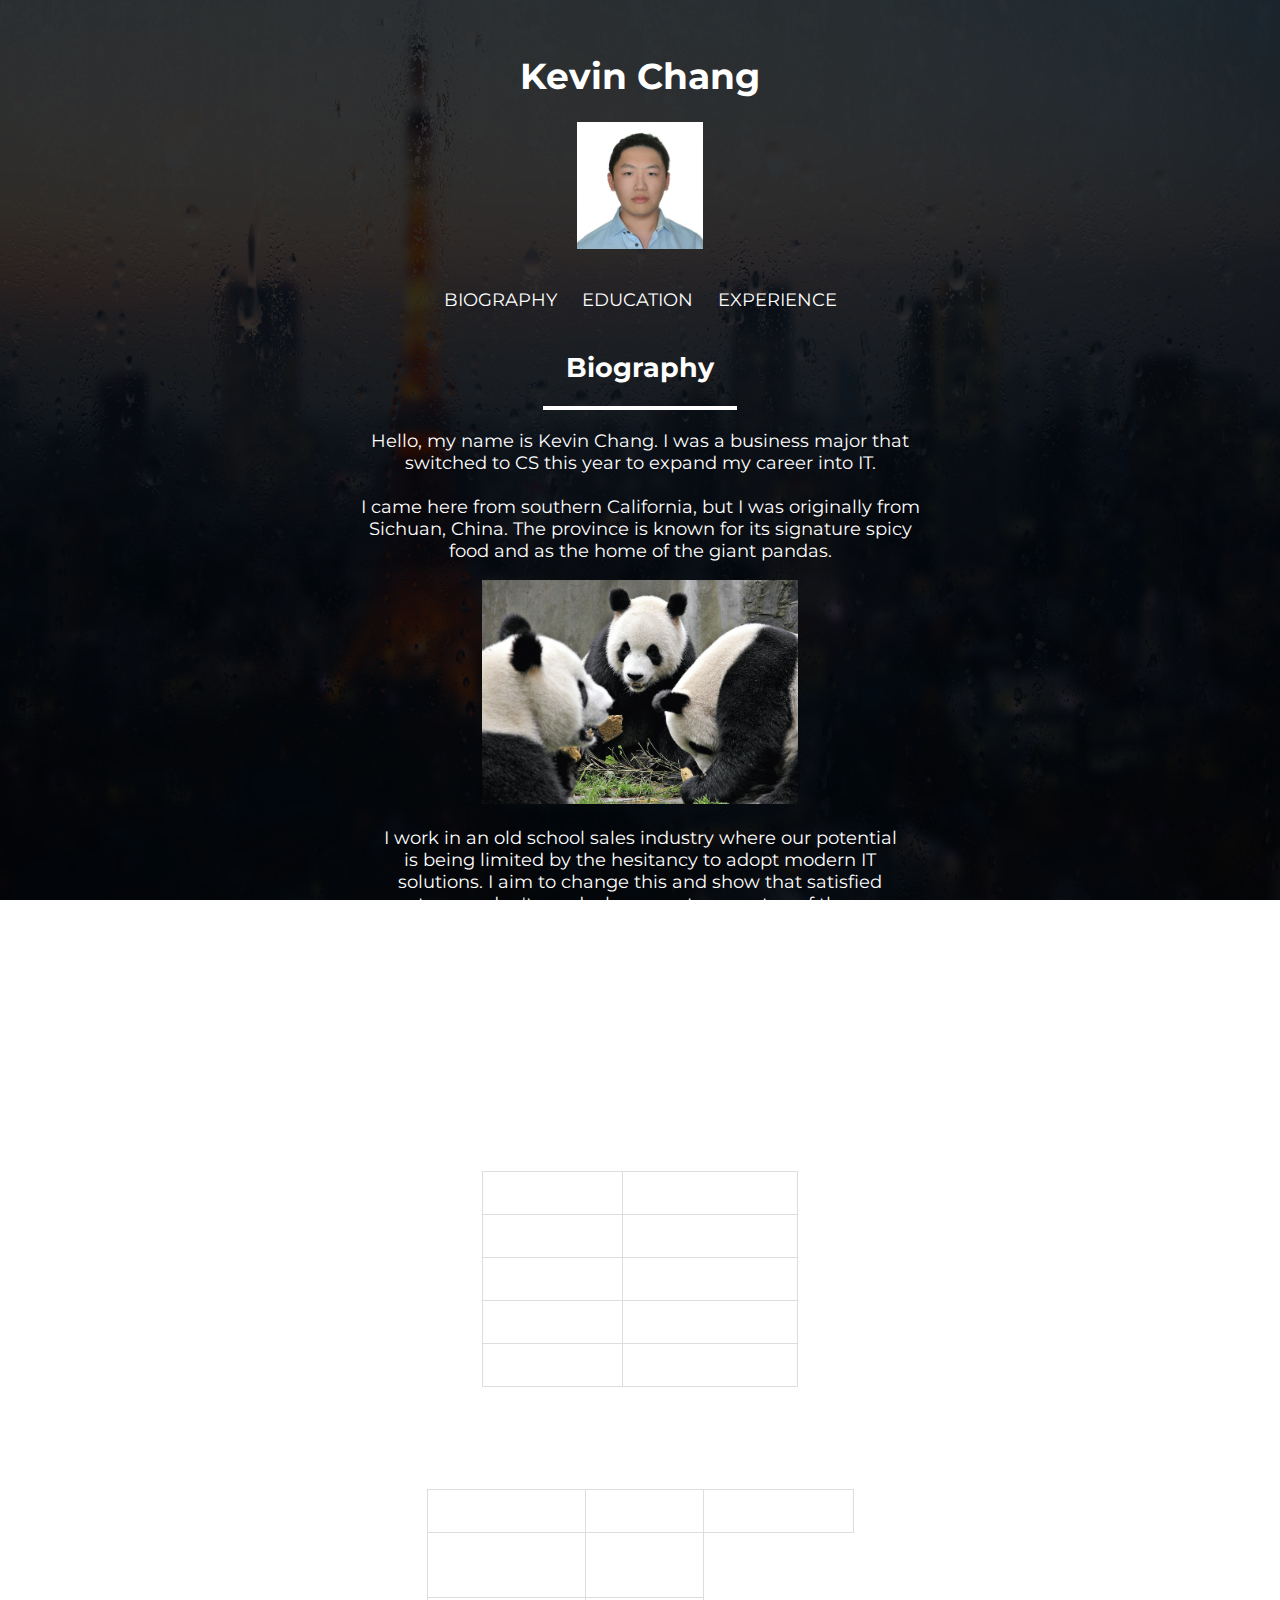
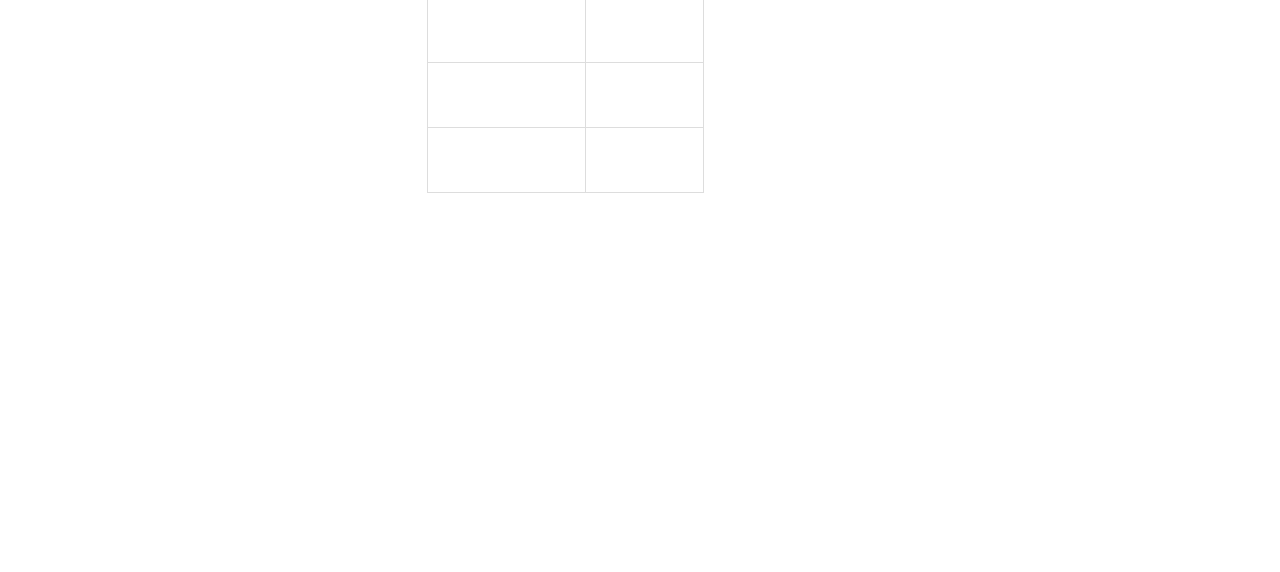
<file: assignments/assignment-2/index.html>
<!DOCTYPE html>
<html lang="en">
<head>
    <meta charset="UTF-8">
    <title>Kevin Chang's Portfolio</title>
    <link href="https://fonts.googleapis.com/css2?family=Montserrat:wght@400;700&display=swap" rel="stylesheet">
    <style>
        body
        {
            color: white;
            background-attachment: fixed;
            background-image: url('images/bg.png');
            background-size: cover;
            font-family: 'Montserrat', sans-serif;
            font-size: 18px;
            text-align: center;
        }
        hr
        {
            width: 15%;
            margin: 20px auto;
            border: 2px solid white;
        }
        iframe
        {
            border: none;
        }
        table
        {
            border-collapse: collapse;
            margin: 0 auto;
            width: 25%;
        }
        td, th
        {
            padding: 10px;
            border: 1px solid #ddd;
            text-align: center;
        }
        #menu
        {
            height: 75px;
        }
        ul#horizontal-list
        {
            margin: 0;
            padding: 25px 0 0 0;
            list-style: none;
        }
        ul#horizontal-list li
        {
            display: inline-block;
            margin: 10px;
        }
        ul#horizontal-list li a
        {
            color: white;
            display: inline-block;
            transition: transform 0.2s ease-in-out;
            text-decoration: none;
        }
        ul#horizontal-list li a:hover
        {
            transform: scale(1.1);
        }
        section
        {
            text-align: center;
        }
        section#education ul
        {
            display: table;
            margin: 0 auto;
            padding-left: 10px;
            text-align: left;
        }
    </style>
</head>

<body>
<header>
    <br>
    <h1>Kevin Chang</h1>
    <img src="images/pfp.jpg" style="width: 10%;" alt="Kevin Chang's profile picture">
</header>

<div id="menu">
    <div class="table">
        <nav>
            <ul id="horizontal-list">
                <li><a href="#biography">BIOGRAPHY</a></li>
                <li><a href="#education">EDUCATION</a></li>
                <li><a href="#experience">EXPERIENCE</a></li>
            </ul>
        </nav>
    </div>
</div>

<main>

    <section id="biography">
        <h2>Biography</h2>
        <hr>
        <p>
            Hello, my name is Kevin Chang. I was a business major that
            <br>switched to CS this year to expand my career into IT.
            <br>
            <br>I came here from southern California, but I was originally from
            <br>Sichuan, China. The province is known for its signature spicy
            <br>food and as the home of the giant pandas.
        </p>
        <p>
            <img src="images/pandas.jpg" style="width: 25%;" alt="Giant pandas">
        </p>
        <p>
            I work in an old school sales industry where our potential
            <br>is being limited by the hesitancy to adopt modern IT
            <br>solutions. I aim to change this and show that satisfied
            <br>customers don't need a human at every step of the way.
            <br>
            <br>This is my busiest year yet. Where I lack in experience,
            <br>I will make up for in effort.
        </p>
    </section>

    <section id="education">
        <h2>Education</h2>
        <hr>
        <ul>
            <li>San Francisco State University
                <ul>
                    <li>Major: Computer Science</li>
                    <li>Graduation Year: 2026</li>
                </ul>
            </li>
        </ul>
        <br>
        <table>
            <tr>
                <th>CLASS</th>
                <th>STATUS</th>
            </tr>
            <tr>
                <td>CSC 210</td>
                <td>Complete</td>
            </tr>
            <tr>
                <td>CSC 220</td>
                <td>In progress</td>
            </tr>
            <tr>
                <td>CSC 300</td>
                <td>In progress</td>
            </tr>
            <tr>
                <td>CSC 317</td>
                <td>In progress</td>
            </tr>
        </table>
    </section>

    <section id="experience">
        <h2>Experience</h2>
        <hr>
        <table>
            <tr>
                <th>POSITION</th>
                <th>COMPANY</th>
                <th>DESCRIPTION</th>
            </tr>
            <tr>
                <td>T2 Customer Service</td>
                <td>SKN</td>
            </tr>
            <tr>
                <td>Sales Representative</td>
                <td>Pacific Bridge</td>
            </tr>
            <tr>
                <td>Specialty Sales (Tech)</td>
                <td>Target</td>
            </tr>
            <tr>
                <td>CSC 317</td>
                <td>In progress</td>
            </tr>
        </table>
        <br><br>
        <div style="text-align: center;">
            <iframe
                    src="https://www.google.com/maps/embed?pb=!1m18!1m12!1m3!1d3155.964555713082!2d-122.47881242325768!3d37.72050981528252!2m3!1f0!2f0!3f0!3m2!1i1024!2i768!4f13.1!3m3!1m2!1s0x808f7d1fd44d0107%3A0xf15988c755b0d218!2s2%20Varela%20Ave%2C%20San%20Francisco%2C%20CA%2094132!5e0!3m2!1sen!2sus!4v1740354772290!5m2!1sen!2sus"
                    width="500"
                    height="300"
                    style="border:0;"
                    allowfullscreen=""
                    loading="lazy"
                    referrerpolicy="no-referrer-when-downgrade">
            </iframe>
        </div>

    </section>

</main>
</body>
</html>l>
</file>
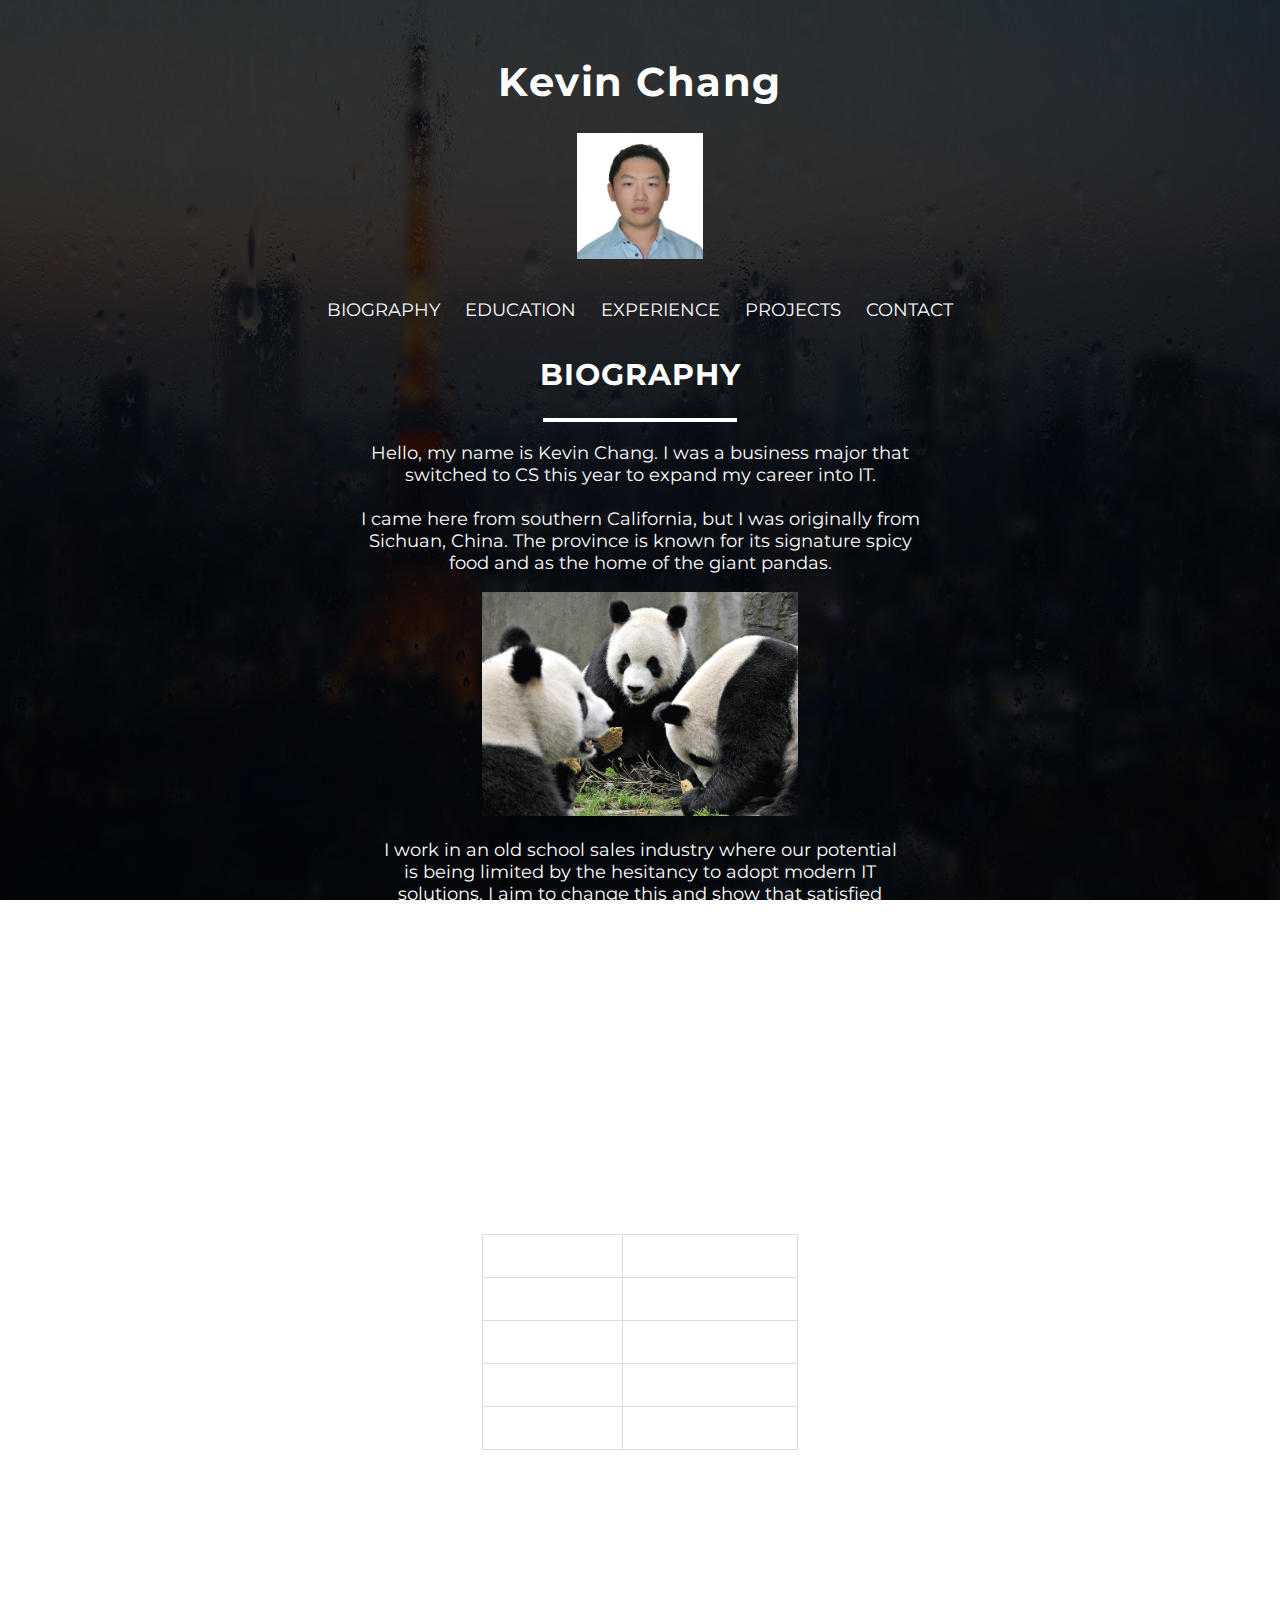
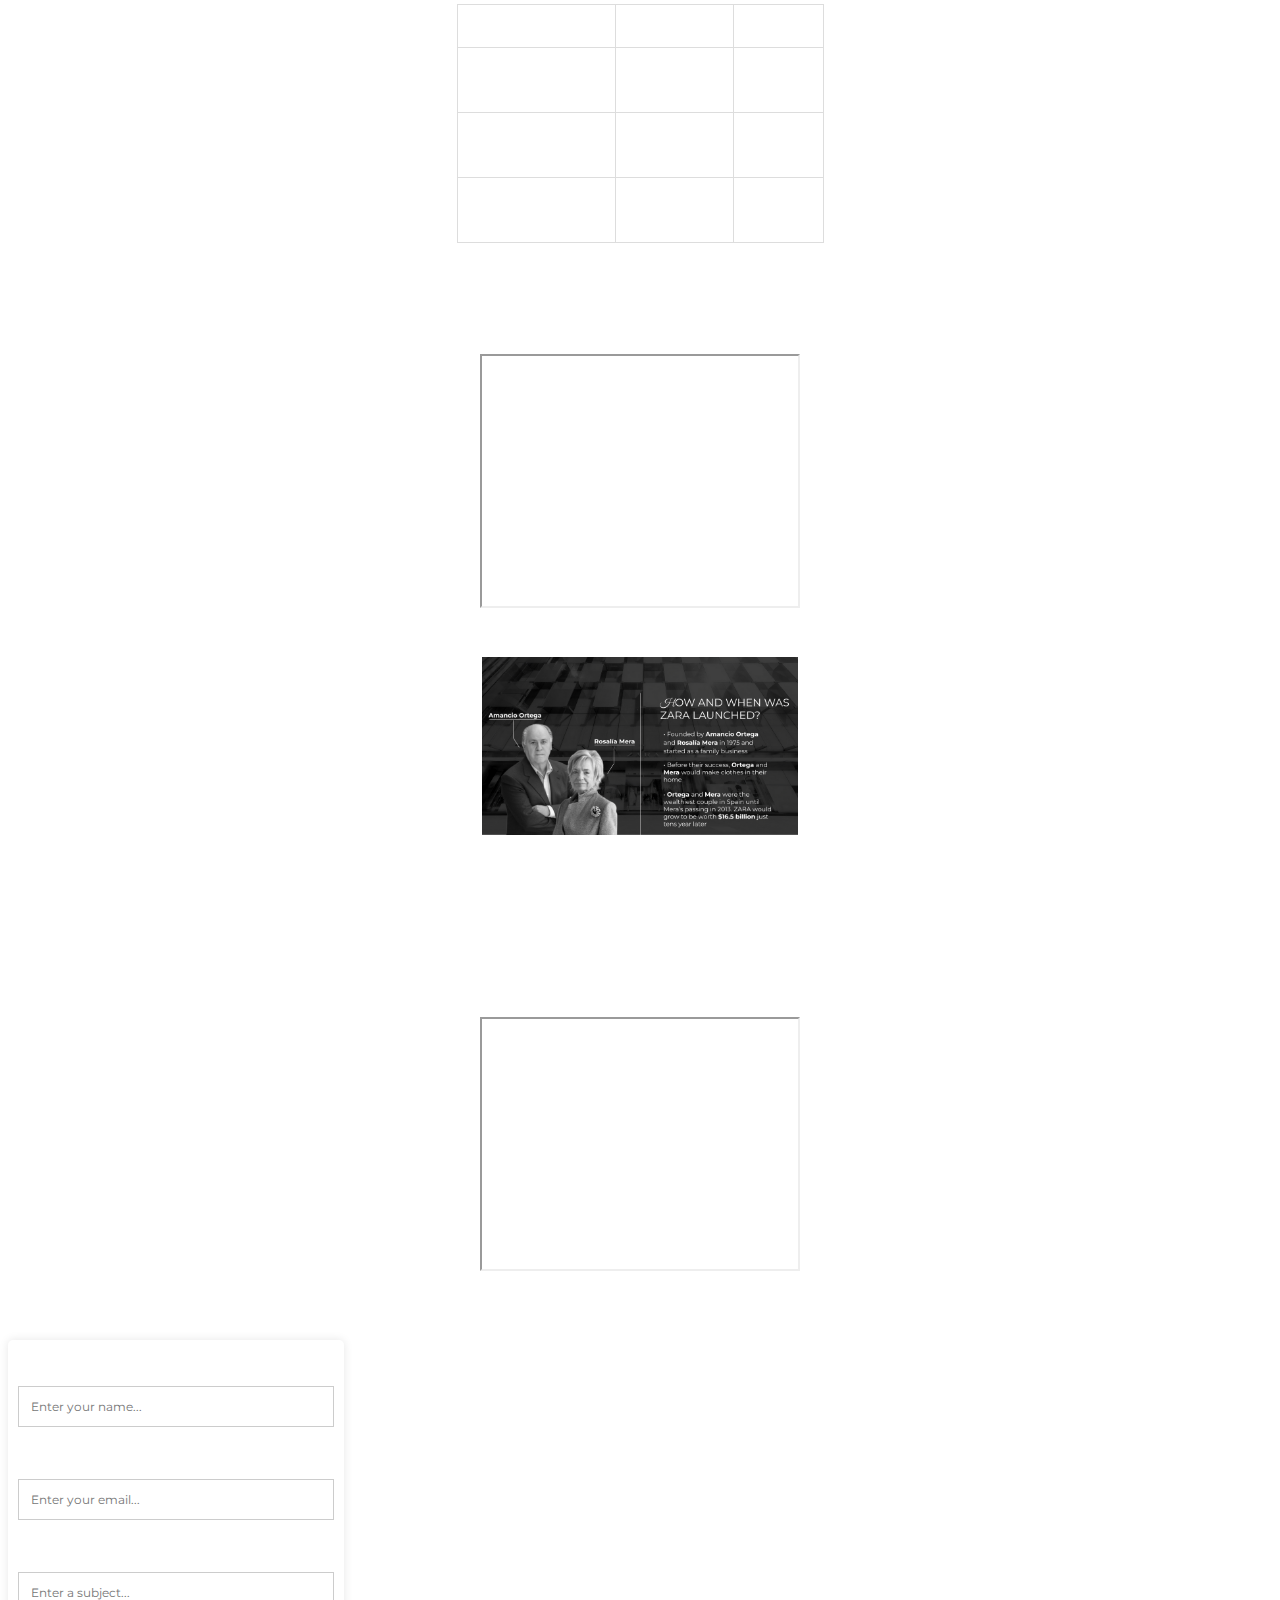
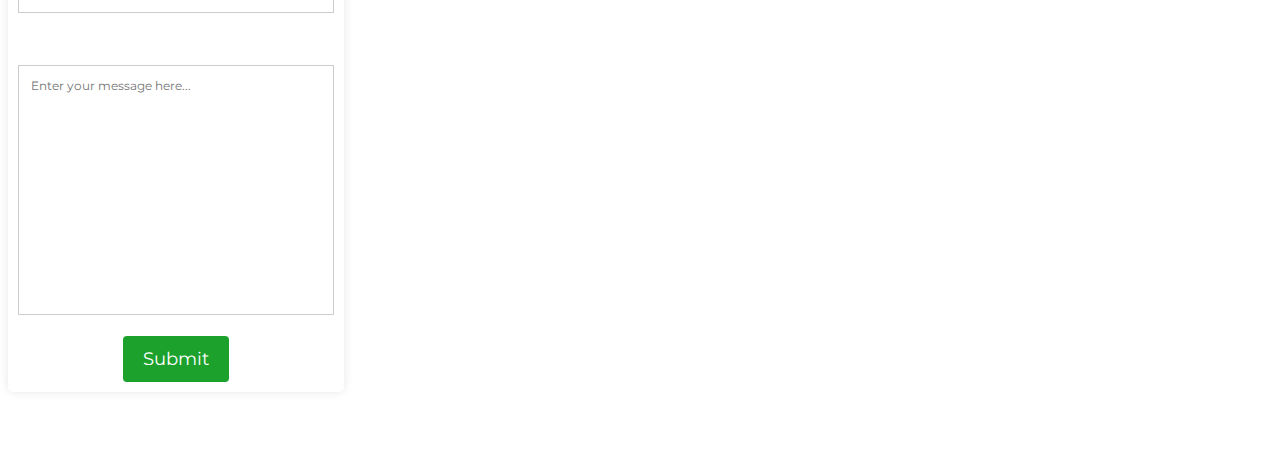
<file: assignments/assignment-3/index.html>
<!DOCTYPE html>
<html lang="en">
<meta name="viewport" content="width=device-width, initial-scale=1.0" />
<head>
    <meta charset="UTF-8">
    <title>Kevin Chang's Portfolio</title>
    <link href="https://fonts.googleapis.com/css2?family=Montserrat:wght@400;700&display=swap" rel="stylesheet">
    <link rel="stylesheet" href="styles/styles.css">
</head>
<body>
<header>
    <br>
    <h1>Kevin Chang</h1>
    <img src="images/pfp.jpg" style="width: 10%;" alt="Kevin Chang's profile picture">
</header>

<!-- Navigation menu (anchors) -->
<div>
    <div class="table">
        <nav>
            <ul id="nav-menu">
                <li><a href="#biography">BIOGRAPHY</a></li>
                <li><a href="#education">EDUCATION</a></li>
                <li><a href="#experience">EXPERIENCE</a></li>
                <li><a href="#projects">PROJECTS</a></li>
                <li><a href="#contact">CONTACT</a></li>
            </ul>
        </nav>
    </div>
</div>

<main>

    <section id="biography">
        <h2>BIOGRAPHY</h2>
        <hr>
        <p>
            Hello, my name is Kevin Chang. I was a business major that
            <br>switched to CS this year to expand my career into IT.
            <br>
            <br>I came here from southern California, but I was originally from
            <br>Sichuan, China. The province is known for its signature spicy
            <br>food and as the home of the giant pandas.
        </p>
        <p>
            <img src="images/pandas.jpg" style="width: 25%;" alt="Giant pandas">
        </p>
        <p>
            I work in an old school sales industry where our potential
            <br>is being limited by the hesitancy to adopt modern IT
            <br>solutions. I aim to change this and show that satisfied
            <br>customers don't need a human at every step of the way.
            <br>
            <br>This is my busiest year yet. Where I lack in experience,
            <br>I will make up for in effort.
        </p>
    </section>

    <section id="education">
        <h2>EDUCATION</h2>
        <hr>
        <ul>
            <!-- School info nested list -->
            <li>San Francisco State University
                <ul id ="school-info">
                    <li>Major: Computer Science</li>
                    <li>Graduation Year: 2026</li>
                </ul>
            </li>
        </ul>
        <!-- Relevant classes table -->
        <h3>Relevant classes</h3>
        <table>
            <tr>
                <th>CLASS</th>
                <th>STATUS</th>
            </tr>
            <tr>
                <td>CSC 210</td>
                <td>Complete</td>
            </tr>
            <tr>
                <td>CSC 220</td>
                <td>In progress</td>
            </tr>
            <tr>
                <td>CSC 300</td>
                <td>In progress</td>
            </tr>
            <tr>
                <td>CSC 317</td>
                <td>In progress</td>
            </tr>
        </table>
    </section>

    <section id="experience">
        <h2>EXPERIENCE</h2>
        <hr>
        <h3>Relevant positions</h3>
        <!-- Work experience table -->
        <table>
            <tr>
                <th>POSITION</th>
                <th>COMPANY</th>
                <th>DATE</th>
            </tr>
            <tr>
                <td>T2 Customer Service</td>
                <td>SK Hosting</td>
                <td>2019-2020</td>
            </tr>
            <tr>
                <td>Specialty Sales</td>
                <td>Target</td>
                <td>2021-2022</td>
            </tr>
            <tr>
                <td>Sales Representative</td>
                <td>Pacific Bridge</td>
                <td>2020-present</td>
            </tr>
        </table>

    </section>

    <section id="projects">
        <h2>PROJECTS</h2>
        <hr>
        <iframe src="https://kchang13.github.io/CSC317/assignments/assignment-3/index.html"></iframe> <!-- GitHub project 3 preview -->
        <article>
            CSC 317 portfolio website project preview
        </article>
        <br>
        <article>
            <img src="images/mktg431.png" style="width: 25%;" alt="MKTG 431 Zara marketing strategy project">
            <br>MKTG 431 Zara marketing strategy project
        </article>
    </section>

    <section id="contact">
        <h2>CONTACT</h2>
        <hr>
        <h3>Reach me on campus!</h3>
        <iframe src="https://shorturl.at/Qc7sa"></iframe> <!-- Google Maps iframe -->

        <h3>Leave me a message!</h3>
        <div class="form-wrapper"> <!-- Contact form-->
            <div class="container">
                <form>
                    <!-- Name field (required)-->
                    <label for="name">Name</label>
                    <input type="text" id="name" name="name" placeholder="Enter your name..." required>

                    <!-- Email field (required; must be correct format) -->
                    <label for="email">Email</label>
                    <input type="email" id="email" name="email" placeholder="Enter your email..." required>

                    <!-- Subject field (required; 2-100 characters) -->
                    <label for="subject">Subject</label>
                    <input type="text" id="subject" name="subject" placeholder="Enter a subject..." required minlength="2" maxlength="100">

                    <!-- Message box (required; 20-1,000 characters) -->
                    <label for="message">Message</label>
                    <textarea id="message" name="message" placeholder="Enter your message here..." style="height:250px" required minlength="20" maxlength="1000"></textarea>

                    <!-- Submit button -->
                    <input type="submit" value="Submit">
                </form>
            </div>
        </div>


    </section>

    <footer>
        <p>
            kchang13@sfsu.edu
            <br>&copy; Kevin Chang 2025
        </p>
    </footer>

</main>
</body>
</html>
</file>
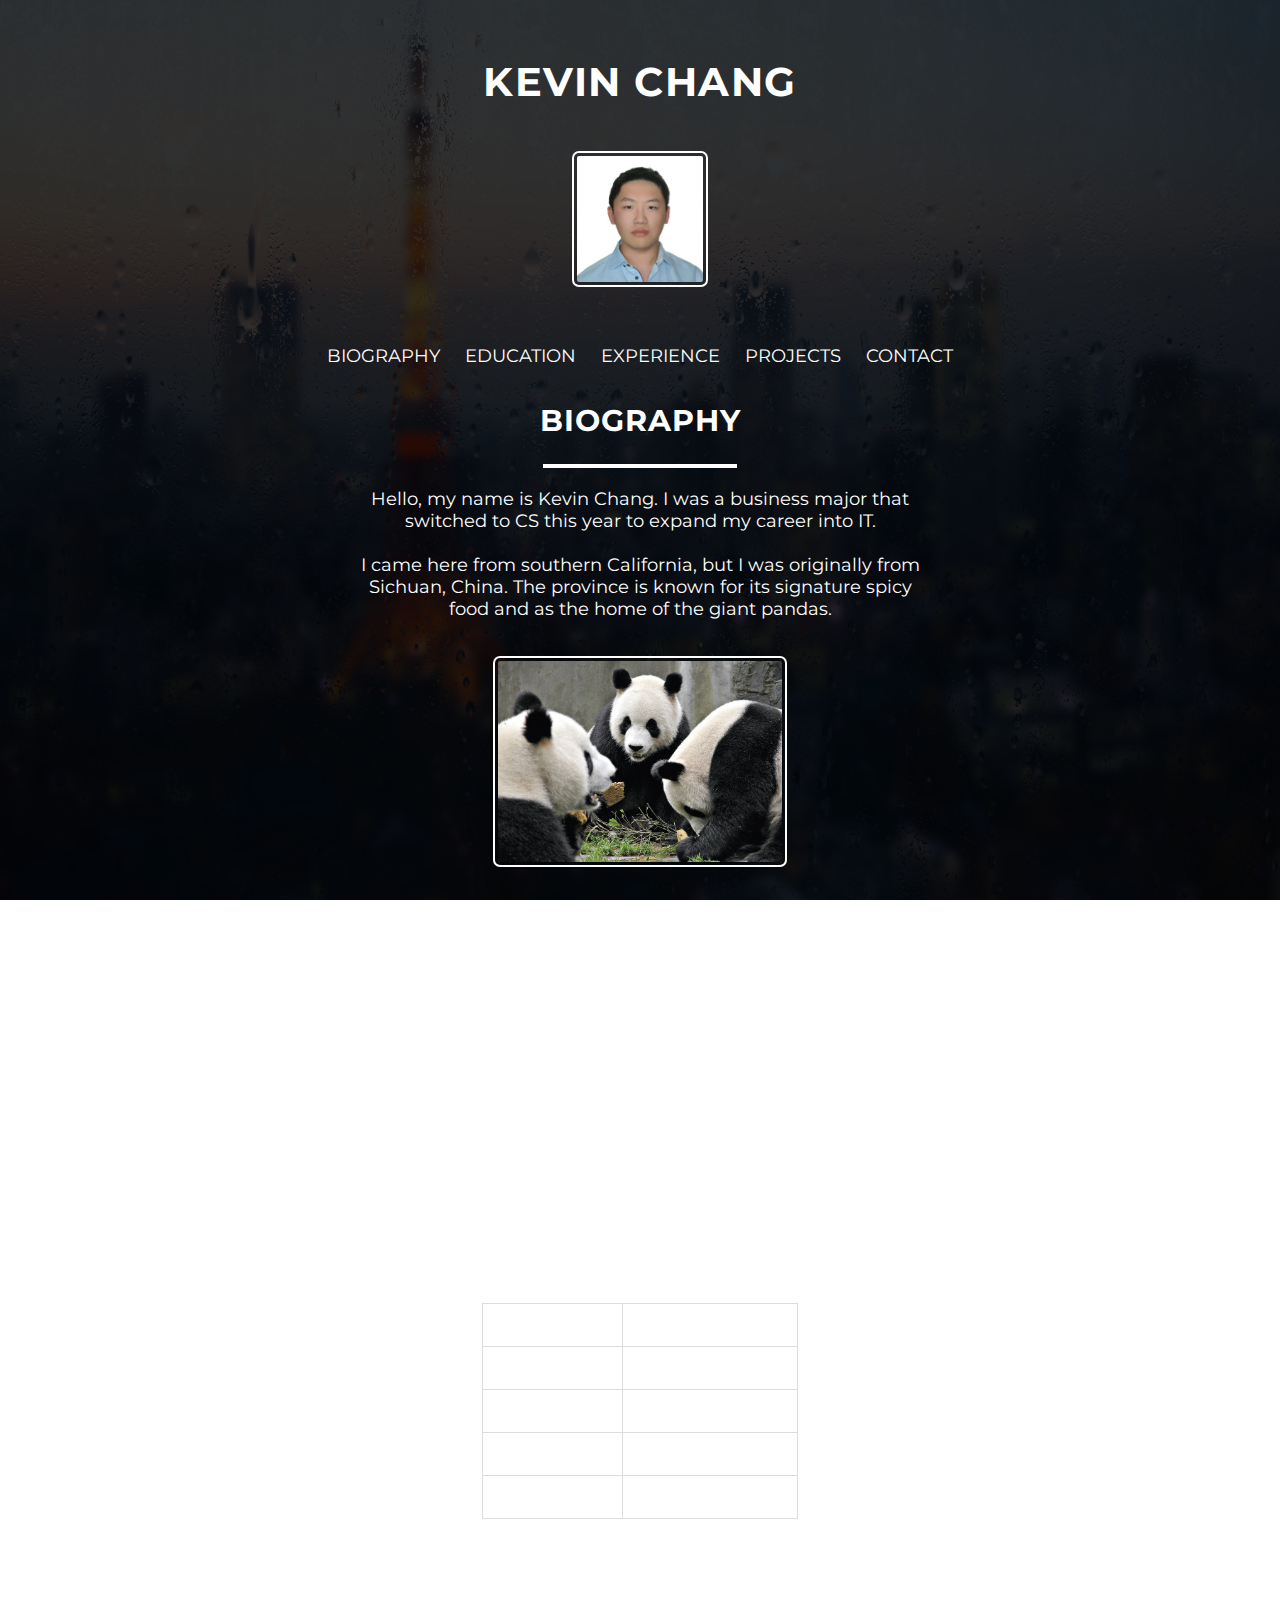
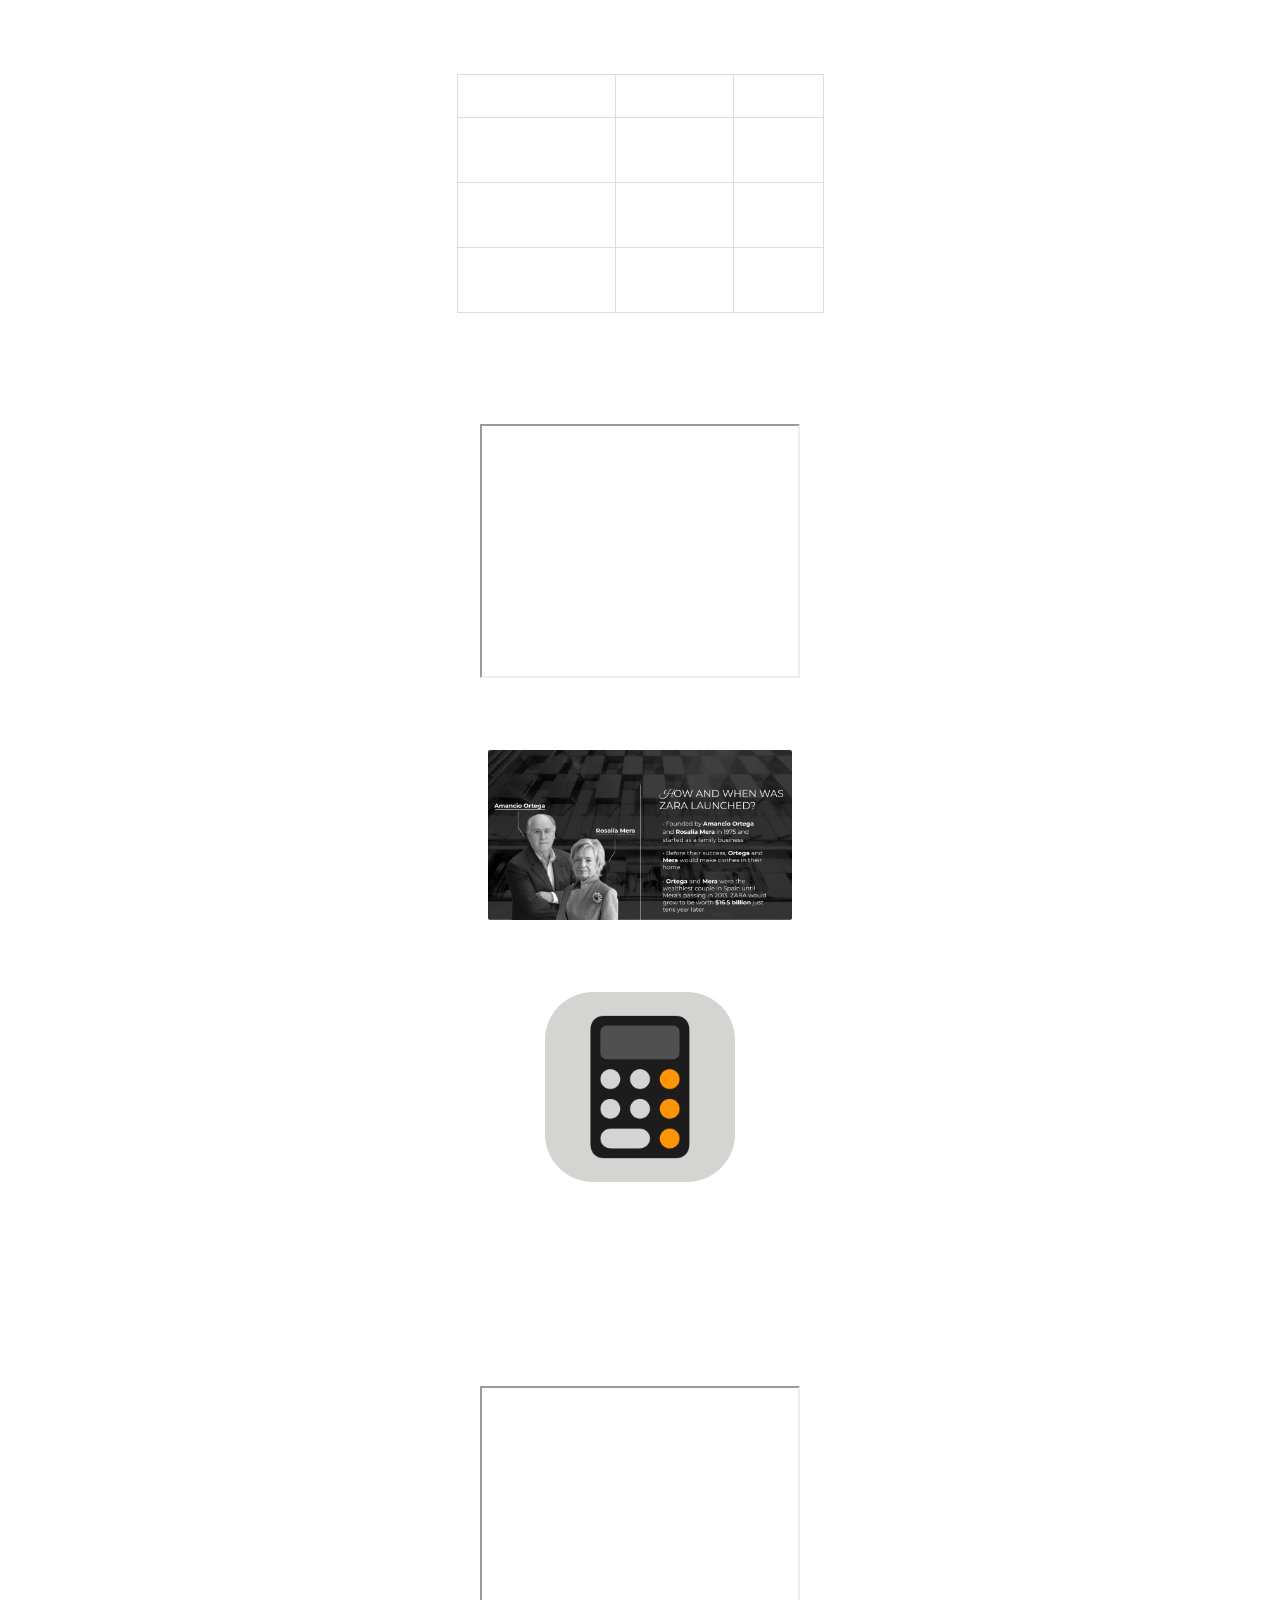
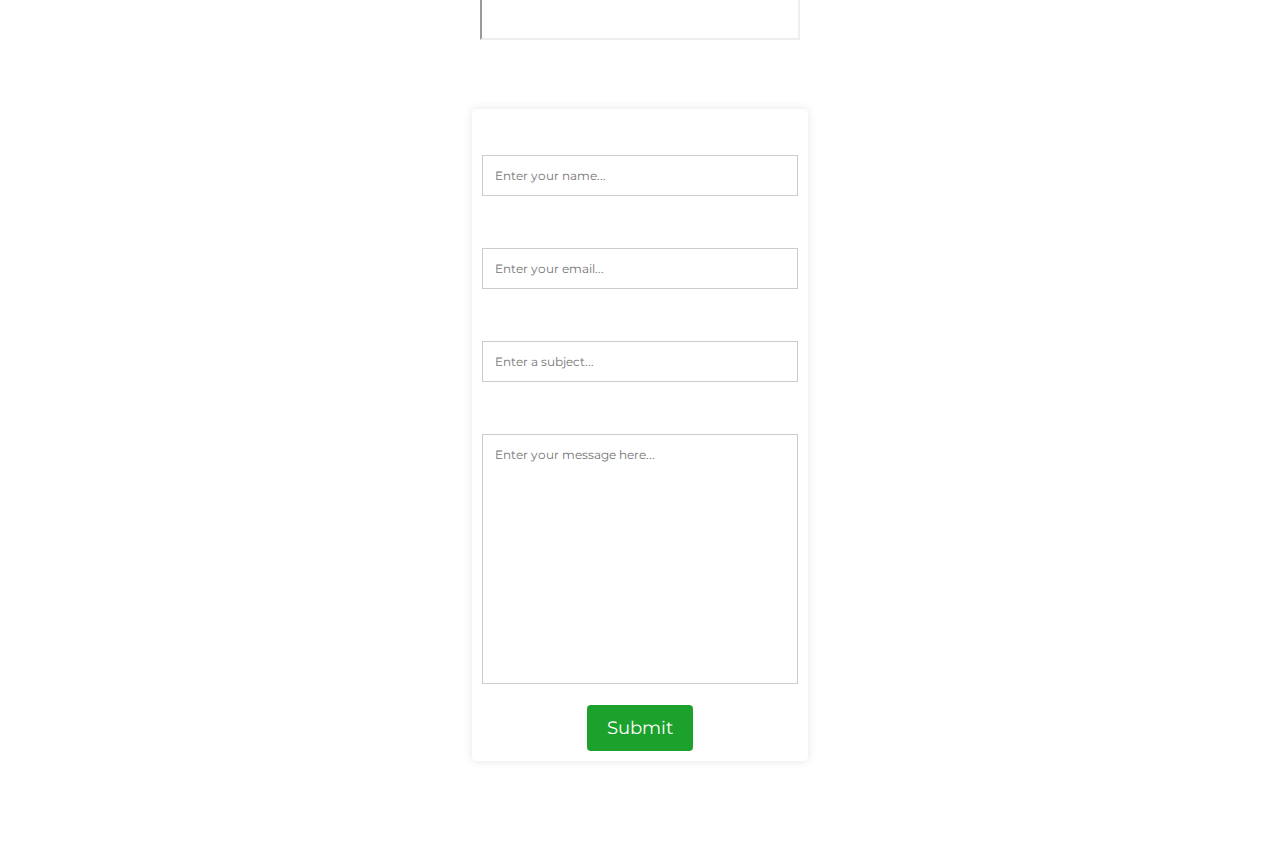
<file: assignments/assignment-4/index.html>
<!DOCTYPE html>
<html lang="en">
<meta name="viewport" content="width=device-width, initial-scale=1.0" />
<head>
    <meta charset="UTF-8">
    <title>Kevin Chang's Portfolio</title>
    <link href="https://fonts.googleapis.com/css2?family=Montserrat:wght@400;700&display=swap" rel="stylesheet">
    <link rel="stylesheet" href="styles/styles.css">
</head>
<body>
<header>
    <br>
    <h1>KEVIN CHANG</h1>
    <img src="images/pfp.jpg" id="pfp" alt="Kevin Chang's profile picture">
</header>

<!-- Navigation menu (anchors) -->
<div>
    <div class="table">
        <nav>
            <ul id="nav-menu">
                <li><a href="#biography">BIOGRAPHY</a></li>
                <li><a href="#education">EDUCATION</a></li>
                <li><a href="#experience">EXPERIENCE</a></li>
                <li><a href="#projects">PROJECTS</a></li>
                <li><a href="#contact">CONTACT</a></li>
            </ul>
        </nav>
    </div>
</div>

<main>

    <section id="biography">
        <h2>BIOGRAPHY</h2>
        <hr>
        <p>
            Hello, my name is Kevin Chang. I was a business major that
            <br>switched to CS this year to expand my career into IT.
            <br>
            <br>I came here from southern California, but I was originally from
            <br>Sichuan, China. The province is known for its signature spicy
            <br>food and as the home of the giant pandas.
        </p>
        <figure>
            <img src="images/pandas.jpg" id="pandas" alt="Giant pandas">
        </figure>
        <p>
            I work in an old school sales industry where our potential
            <br>is being limited by the hesitancy to adopt modern IT
            <br>solutions. I aim to change this and show that satisfied
            <br>customers don't need a human at every step of the way.
            <br>
            <br>This is my busiest year yet. Where I lack in experience,
            <br>I will make up for in effort.
        </p>
    </section>

    <section id="education">
        <h2>EDUCATION</h2>
        <hr>
        <ul>
            <!-- School info nested list -->
            <li>San Francisco State University
                <ul id ="school-info">
                    <li>Major: Computer Science</li>
                    <li>Graduation Year: 2026</li>
                </ul>
            </li>
        </ul>
        <!-- Relevant classes table -->
        <h3>CLASSES</h3>
        <table>
            <tr>
                <th>CLASS</th>
                <th>STATUS</th>
            </tr>
            <tr>
                <td>CSC 210</td>
                <td>Complete</td>
            </tr>
            <tr>
                <td>CSC 220</td>
                <td>In progress</td>
            </tr>
            <tr>
                <td>CSC 300</td>
                <td>In progress</td>
            </tr>
            <tr>
                <td>CSC 317</td>
                <td>In progress</td>
            </tr>
        </table>
    </section>

    <section id="experience">
        <h2>EXPERIENCE</h2>
        <hr>
        <h3>POSITIONS</h3>
        <!-- Work experience table -->
        <table>
            <tr>
                <th>POSITION</th>
                <th>COMPANY</th>
                <th>DATE</th>
            </tr>
            <tr>
                <td>T2 Customer Service</td>
                <td>SK Hosting</td>
                <td>2019-2020</td>
            </tr>
            <tr>
                <td>Specialty Sales</td>
                <td>Target</td>
                <td>2021-2022</td>
            </tr>
            <tr>
                <td>Sales Representative</td>
                <td>Pacific Bridge</td>
                <td>2020-present</td>
            </tr>
        </table>

    </section>

    <section id="projects">
        <h2>PROJECTS</h2>
        <hr>
        <iframe src="https://kchang13.github.io/CSC317/assignments/assignment-3/index.html"></iframe> <!-- GitHub project 3 preview -->
        <article>
            CSC 317 portfolio website project preview
        </article>
        <br>
        <article>
            <img src="images/mktg431.png" id="mktg" alt="MKTG 431 Zara marketing strategy project">
            <br>MKTG 431 Zara marketing strategy project
        </article>
        <br>
        <article>
            <a href="calculator.html">
                <img src="images/calculator.png" id="calculator" alt="Calculator App">
            </a>
            <br><br>CSC 317 iOS calculator app
        </article>
    </section>

    <section id="contact">
        <h2>CONTACT</h2>
        <hr>
        <h3>Reach me on campus!</h3>
        <iframe src="https://shorturl.at/Qc7sa"></iframe> <!-- Google Maps iframe -->

        <h3>Leave me a message!</h3>
        <div class="form"> <!-- Contact form-->
            <div class="container">
                <form>
                    <!-- Name field (required)-->
                    <label for="name">Name</label>
                    <input type="text" id="name" name="name" placeholder="Enter your name..." required>

                    <!-- Email field (required; must be correct format) -->
                    <label for="email">Email</label>
                    <input type="email" id="email" name="email" placeholder="Enter your email..." required>

                    <!-- Subject field (required; 2-100 characters) -->
                    <label for="subject">Subject</label>
                    <input type="text" id="subject" name="subject" placeholder="Enter a subject..." required minlength="2" maxlength="100">

                    <!-- Message box (required; 20-1,000 characters) -->
                    <label for="message">Message</label>
                    <textarea id="message" name="message" placeholder="Enter your message here..." style="height:250px" required minlength="20" maxlength="1000"></textarea>

                    <!-- Submit button -->
                    <input type="submit" value="Submit">
                </form>
            </div>
        </div>


    </section>

    <footer>
        <p>
            kchang13@sfsu.edu
            <br>&copy; Kevin Chang 2025
        </p>
    </footer>

</main>
</body>
</html>
</file>
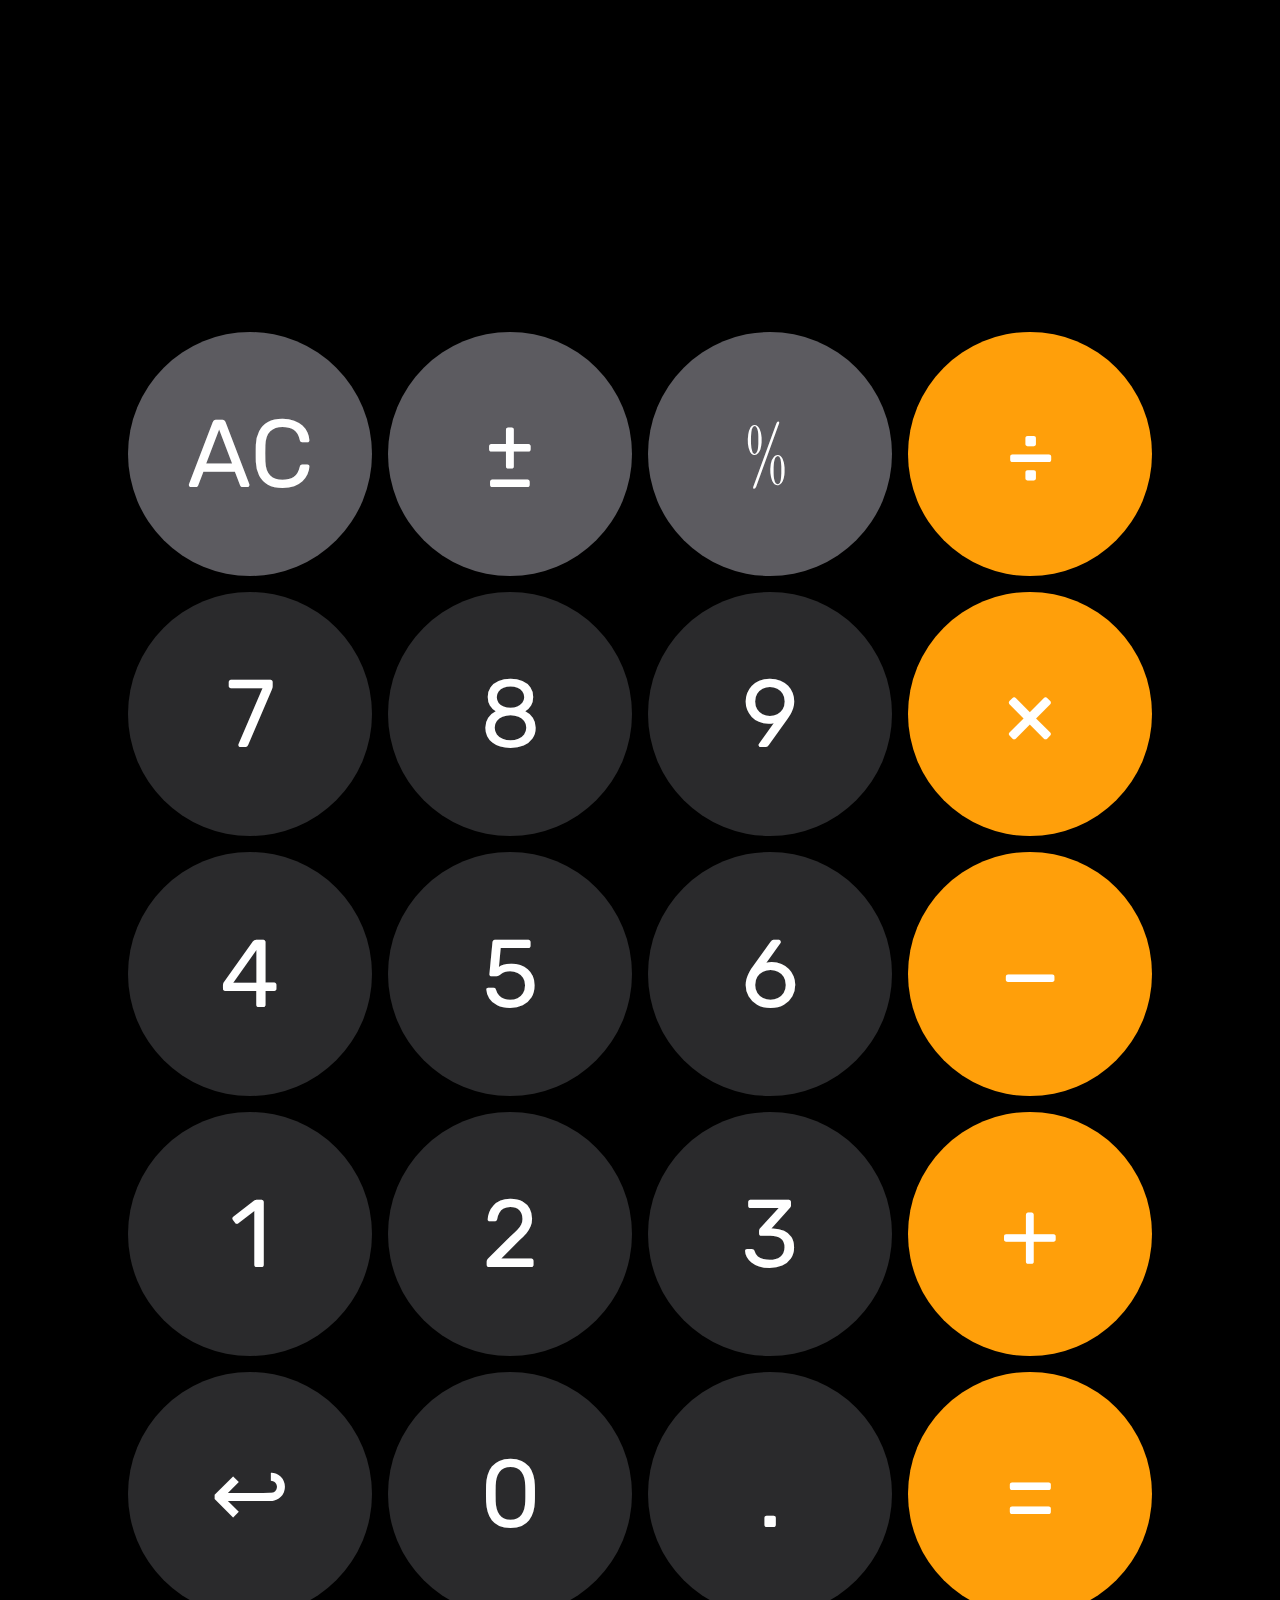
<file: assignments/assignment-4/calculator.html>
<!DOCTYPE html>
<html lang="en">

<head>
    <meta charset="UTF-8">
    <meta name="viewport" content="width=device-width, initial-scale=1.0">
    <title>Calculator</title>
    <link rel="stylesheet" href="styles/calculator.css">
    <link href="https://fonts.googleapis.com/css2?family=Rubik&display=swap" rel="stylesheet">
    <script src="scripts/calculator.js" defer></script>
</head>

<body>
    <form id="calculator">
        <!-- Display -->
        <input type="text" name="calculation" id="calculation" disabled>
        <input type="text" name="display" id="display" disabled>

        <!-- Row 1 -->
        <input type="button" id="clear" class="special" value="AC" onclick="ac()">
        <input type="button" id="invert" class="special" value="±" onclick="invertSign()">
        <input type="button" id="percent" class="special" value="﹪" data-value="%" onclick="percentage()">
        <input type="button" id="divide" class="operator" value="÷" data-value="/" onclick="sendValue(this.dataset.value)">

        <!-- Row 2 -->
        <input type="button" id="seven" class="number" value="7" onclick="sendValue(this.value)">
        <input type="button" id="eight" class="number" value="8" onclick="sendValue(this.value)">
        <input type="button" id="nine" class="number" value="9" onclick="sendValue(this.value)">
        <input type="button" id="multiply" class="operator" value="×" data-value="*" onclick="sendValue(this.dataset.value)">

        <!-- Row 3 -->
        <input type="button" id="four" class="number" value="4" onclick="sendValue(this.value)">
        <input type="button" id="five" class="number" value="5" onclick="sendValue(this.value)">
        <input type="button" id="six" class="number" value="6" onclick="sendValue(this.value)">
        <input type="button" id="subtract" class="operator" value="−" data-value="-" onclick="sendValue(this.dataset.value)">

        <!-- Row 4 -->
        <input type="button" id="one" class="number" value="1" onclick="sendValue(this.value)">
        <input type="button" id="two" class="number" value="2" onclick="sendValue(this.value)">
        <input type="button" id="three" class="number" value="3" onclick="sendValue(this.value)">
        <input type="button" id="add" class="operator" value="+" onclick="sendValue(this.value)">

        <!-- Row 5 -->
        <input type="button" id="back" class="special" value="↩" onclick="window.location.href='index.html'">
        <input type="button" id="zero" class="number" value="0" onclick="sendValue(this.value)">
        <input type="button" id="decimal" class="number" value="." onclick="sendValue(this.value)">
        <input type="button" id="equal" class="operator" value="=" onclick="calculate()">
    </form>
</body>

<!--

1. Some operators (line 23, 29, and 35) also use data-value because value was used to display a special unicode counterpart.
2. iOS uses the bottom-left button for switching between basic & scientific, so I replaced it with a back button.
3. I was trying to match it perfectly to the iOS calculator and kept breaking things. Apologies for the late submission.

-->
</file>
<file: assignments/assignment-3/styles/styles.css>
body
{
    color: white;
    background-attachment: fixed;
    background-image: url('../images/bg.png');
    background-size: cover;
    font-family: 'Montserrat', sans-serif;
    font-size: 18px;
    text-align: center;
}
/* Section dividers */
hr
{
    border: 2px solid white;
    margin: 20px auto;
    width: 15%;
}
/* headers */
h1
{
    font-size: 40px;
    letter-spacing: 1.5px;
}
h2
{
    font-size: 30px;
    letter-spacing: 1px;
}
h3
{
    font-size: 20px;
}
iframe
{
    height: 250px;
    width: 25%;
}
/* Aligns form labels to the left without moving other elements */
label
{
    display: block;
    margin-bottom: 8px;
    text-align: left;
}
table
{
    margin: 0 auto;
    width: 25%;
    border-collapse: collapse; /* Consolidates cell borders */
}
/* Organizes cell content */
td, th
{
    border: 1px solid #ddd;
    padding: 10px;
    text-align: center;
}
ul#nav-menu
{
    margin: 0;
    padding: 25px 0 0 0;
    list-style: none;
}
/* Makes the list horizontal with 10px between each item */
ul#nav-menu li
{
    display: inline-block;
    margin: 10px;
}
ul#nav-menu li a
{
    color: white;
    display: inline-block;
    transition: transform 0.2s ease-in-out;
    text-decoration: none; /* Removes the underline */
}
/* When hovering over the anchor, dilate it by 10% */
ul#nav-menu li a:hover
{
    transform: scale(1.1);
}
/* Removes extra bullet points */
ul#school-info
{
    list-style: none;
}
section
{
    text-align: center;
}
section#education ul
{
    display: table;
    margin: 0 auto;
    padding-left: 10px;
    text-align: left;
}
/* Input styling */
input[type=text], [type=email], textarea
{
    border: 1px solid #ccc;
    color: white;
    padding: 12px;
    resize: none; /* Disabled resizing since it distorts the page */
    width: 100%;
    background-color: transparent;
    box-sizing: border-box;
    font-family: 'Montserrat', sans-serif;
    font-size: 12px;
    margin-bottom: 16px;
    margin-top: 6px;
}
input[type=submit]
{
    border: none;
    color: white;
    cursor: pointer;
    padding: 12px 20px;
    border-radius: 4px;
    background-color: #1ca12d;
    font-family: 'Montserrat', sans-serif;
    font-size: 18px;
}
/* When hovering over the submit button, change its color */
input[type=submit]:hover
{
    background-color: #22c036;
}
.container
{
    padding: 10px;
    width: 25%;
    background-color: transparent;
    border-radius: 5px;
    box-shadow: 0 0 10px rgba(0, 0, 0, 0.1);
}
/* Aligns the entire form to the center */
.form
{
    display: flex;
    align-items: center;
    justify-content: center;
}
#mktg
{
    width: 24%;
    height: auto;
    padding: 3px;
    border-radius: 5px;
    box-shadow: 0 0 0 2px white;
    margin: 20px auto;
    transition: transform 0.2s ease-in-out, box-shadow 0.2s ease-in-out;
}
#mktg:hover
{
    transform: scale(1.05);
}
#pandas
{
    width: 24%;
    height: auto;
    padding: 3px;
    border-radius: 5px;
    box-shadow: 0 0 0 2px white;
    margin: 20px auto;
    transition: transform 0.2s ease-in-out, box-shadow 0.2s ease-in-out;
}
#pandas:hover
{
    transform: scale(1.05);
}
#pfp
{
    width: 10%;
    height: auto;
    padding: 3px;
    border-radius: 5px;
    box-shadow: 0 0 0 2px white;
    margin: 20px auto;
    animation: bounce 3s ease infinite;
}
/* Small phones */
@media (max-width: 576px)
{
    #mktg
    {
        width: 30%;
    }
    #pandas
    {
        width: 30%;
    }
    #pfp
    {
        width: 25%;
    }
}

/* Tablets */
@media (max-width: 768px)
{
    #mktg
    {
        width: 28%;
    }
    #pandas
    {
        width: 28%;
    }
    #pfp
    {
        width: 20%;
    }
}

/* Laptops */
@media (max-width: 992px)
{
    #mktg
    {
        width: 26%;
    }
    #pandas
    {
        width: 26%;
    }
    #pfp
    {
        width: 15%;
    }
}

/* Desktops */
@media (max-width: 1200px)
{
    #mktg
    {
        width: 24%;
    }
    #pandas
    {
        width: 24%;
    }
    #pfp
    {
        width: 10%;
    }
}
@keyframes bounce
{
    0%
    {
        transform: translateY(0);
    }
    50%
    {
        transform: translateY(-10px);
    }
    100%
    {
        transform: translateY(0);
    }
}
</file>
<file: assignments/assignment-4/styles/styles.css>
body
{
    color: white;
    background-attachment: fixed;
    background-image: url('../images/bg.png');
    background-size: cover;
    font-family: 'Montserrat', sans-serif;
    font-size: 18px;
    text-align: center;
}
/* Section dividers */
hr
{
    border: 2px solid white;
    margin: 20px auto;
    width: 15%;
}
/* headers */
h1
{
    font-size: 40px;
    letter-spacing: 1.5px;
}
h2
{
    font-size: 30px;
    letter-spacing: 1px;
}
h3
{
    font-size: 20px;
}
iframe
{
    height: 250px;
    width: 25%;
}
/* Aligns form labels to the left without moving other elements */
label
{
    display: block;
    margin-bottom: 8px;
    text-align: left;
}
table
{
    margin: 0 auto;
    width: 25%;
    border-collapse: collapse; /* Consolidates cell borders */
}
/* Organizes cell content */
td, th
{
    border: 1px solid #ddd;
    padding: 10px;
    text-align: center;
}
ul#nav-menu
{
    margin: 0;
    padding: 25px 0 0 0;
    list-style: none;
}
/* Makes the list horizontal with 10px between each item */
ul#nav-menu li
{
    display: inline-block;
    margin: 10px;
}
ul#nav-menu li a
{
    color: white;
    display: inline-block;
    transition: transform 0.2s ease-in-out;
    text-decoration: none; /* Removes the underline */
}
/* When hovering over the anchor, dilate it by 10% */
ul#nav-menu li a:hover
{
    transform: scale(1.1);
}
/* Removes extra bullet points */
ul#school-info
{
    list-style: none;
}
section
{
    text-align: center;
}
section#education ul
{
    display: table;
    margin: 0 auto;
    padding-left: 10px;
    text-align: left;
}
/* Input styling */
input[type=text], [type=email], textarea
{
    border: 1px solid #ccc;
    color: white;
    padding: 12px;
    resize: none; /* Disabled resizing since it distorts the page */
    width: 100%;
    background-color: transparent;
    box-sizing: border-box;
    font-family: 'Montserrat', sans-serif;
    font-size: 12px;
    margin-bottom: 16px;
    margin-top: 6px;
}
input[type=submit]
{
    border: none;
    color: white;
    cursor: pointer;
    padding: 12px 20px;
    border-radius: 4px;
    background-color: #1ca12d;
    font-family: 'Montserrat', sans-serif;
    font-size: 18px;
}
/* When hovering over the submit button, change its color */
input[type=submit]:hover
{
    background-color: #22c036;
}
.container
{
    padding: 10px;
    width: 25%;
    background-color: transparent;
    border-radius: 5px;
    box-shadow: 0 0 10px rgba(0, 0, 0, 0.1);
}
/* Aligns the entire form to the center */
.form
{
    display: flex;
    align-items: center;
    justify-content: center;
}
#mktg
{
    width: 24%;
    height: auto;
    padding: 3px;
    border-radius: 5px;
    box-shadow: 0 0 0 2px white;
    margin: 20px auto;
    transition: transform 0.2s ease-in-out, box-shadow 0.2s ease-in-out;
}
#mktg:hover
{
    transform: scale(1.05);
}
#calculator
{
    width: 15%;
    height: auto;
    border-radius: 3rem;
    transition: transform 0.2s ease-in-out, box-shadow 0.2s ease-in-out;
}
#calculator:hover
{
    transform: scale(1.05);
}
#pandas
{
    width: 24%;
    height: auto;
    padding: 3px;
    border-radius: 5px;
    box-shadow: 0 0 0 2px white;
    margin: 20px auto;
    transition: transform 0.2s ease-in-out, box-shadow 0.2s ease-in-out;
}
#pandas:hover
{
    transform: scale(1.05);
}
#pfp
{
    width: 10%;
    height: auto;
    padding: 3px;
    border-radius: 5px;
    box-shadow: 0 0 0 2px white;
    margin: 20px auto;
    animation: bounce 3s ease infinite;
}
/* Small phones */
@media (max-width: 576px)
{
    #mktg
    {
        width: 30%;
    }
    #pandas
    {
        width: 30%;
    }
    #pfp
    {
        width: 25%;
    }
}

/* Tablets */
@media (max-width: 768px)
{
    #mktg
    {
        width: 28%;
    }
    #pandas
    {
        width: 28%;
    }
    #pfp
    {
        width: 20%;
    }
}

/* Laptops */
@media (max-width: 992px)
{
    #mktg
    {
        width: 26%;
    }
    #pandas
    {
        width: 26%;
    }
    #pfp
    {
        width: 15%;
    }
}

/* Desktops */
@media (max-width: 1200px)
{
    #mktg
    {
        width: 24%;
    }
    #pandas
    {
        width: 24%;
    }
    #pfp
    {
        width: 10%;
    }
}
@keyframes bounce
{
    0%
    {
        transform: translateY(0);
    }
    50%
    {
        transform: translateY(-10px);
    }
    100%
    {
        transform: translateY(0);
    }
}
</file>
<file: assignments/assignment-4/styles/calculator.css>
body
{
    background-color: black;
    color: white;
}

#calculator
{
    margin: auto;
    width: clamp(32rem, 90vw, 64rem);
    display: grid;
    grid-template-columns: repeat(4, 1fr);
    gap: 1rem;
}

#calculation
{
    background-color: black;
    height: 8rem;
    grid-column: span 4;
    text-align: right;
    font-size: 4rem;
    border-width: 0;
    color: #8e8d93;
}

#display
{
    background-color: black;
    height: 10rem;
    grid-column: span 4;
    text-align: right;
    font-size: 10rem;
    border-width: 0;
    color: white;
}

input[type="button"]
{
    font-family: "Rubik", sans-serif;
    font-size: 6rem;
    color: white;
    border: none;
    border-radius: 50%;
    aspect-ratio: 1 / 1;
}

#ac
{
    font-size: 4rem;
}
#back
{
    background-color: #2a2a2c;
}

.number
{
    background-color: #2a2a2c;
}
.number:active
{
    background-color: #727272;
}

.operator
{
    background-color: #ff9f0a;
}
.operator:active
{
    background-color: #fbc78d;
}

.special
{
    background-color: #5c5b60;
}
.special:active
{
    background-color: #8c8c8c;
}
</file>
